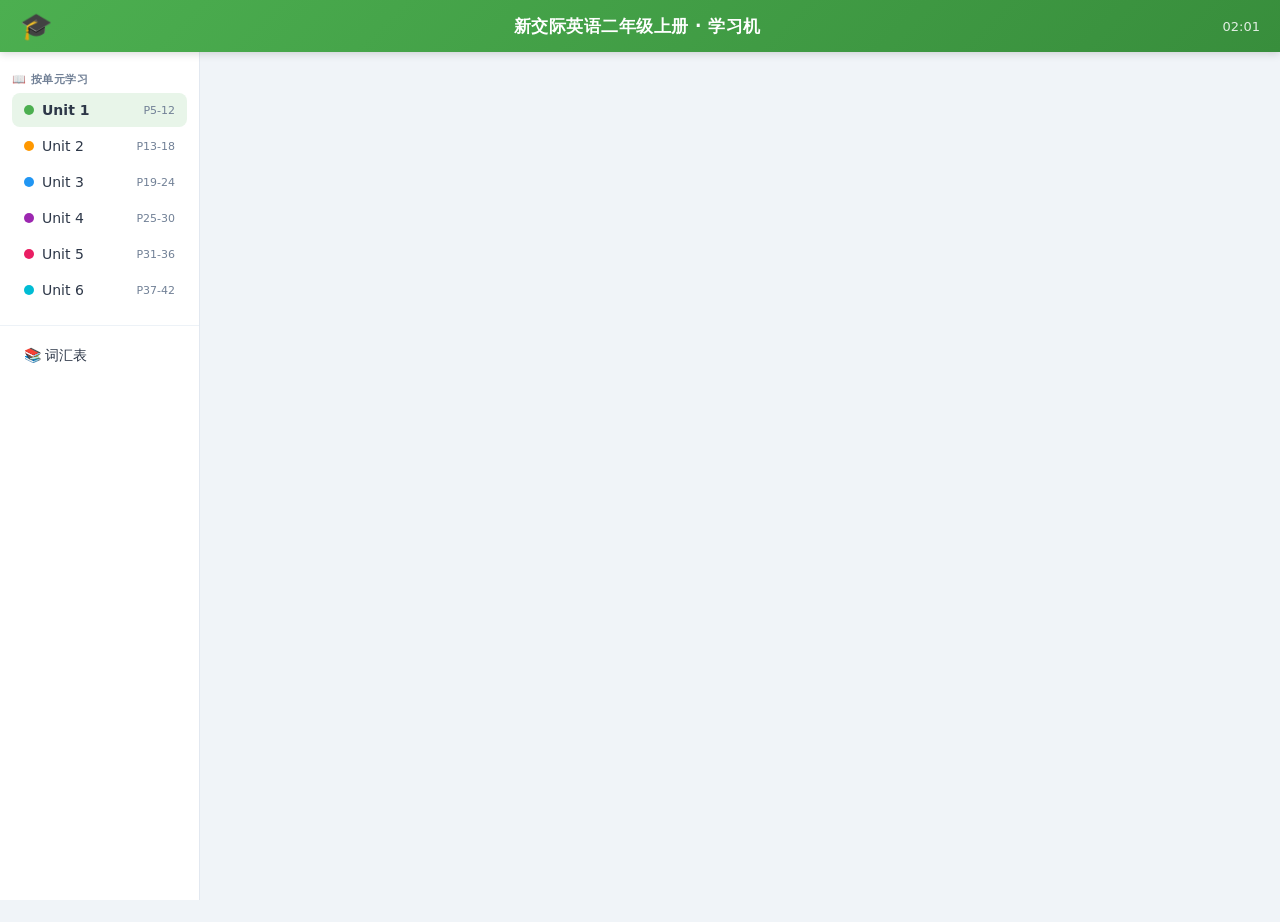
<file: index.html>
<!DOCTYPE html>
<html lang="zh-CN">
<head>
  <meta charset="UTF-8">
  <meta http-equiv="refresh" content="0;url=学习机/">
  <title>🎓 新交际英语二年级上册 · 学习机</title>
</head>
<body>
  <p>正在跳转到学习机… <a href="学习机/">点击这里</a></p>
</body>
</html>
</file>
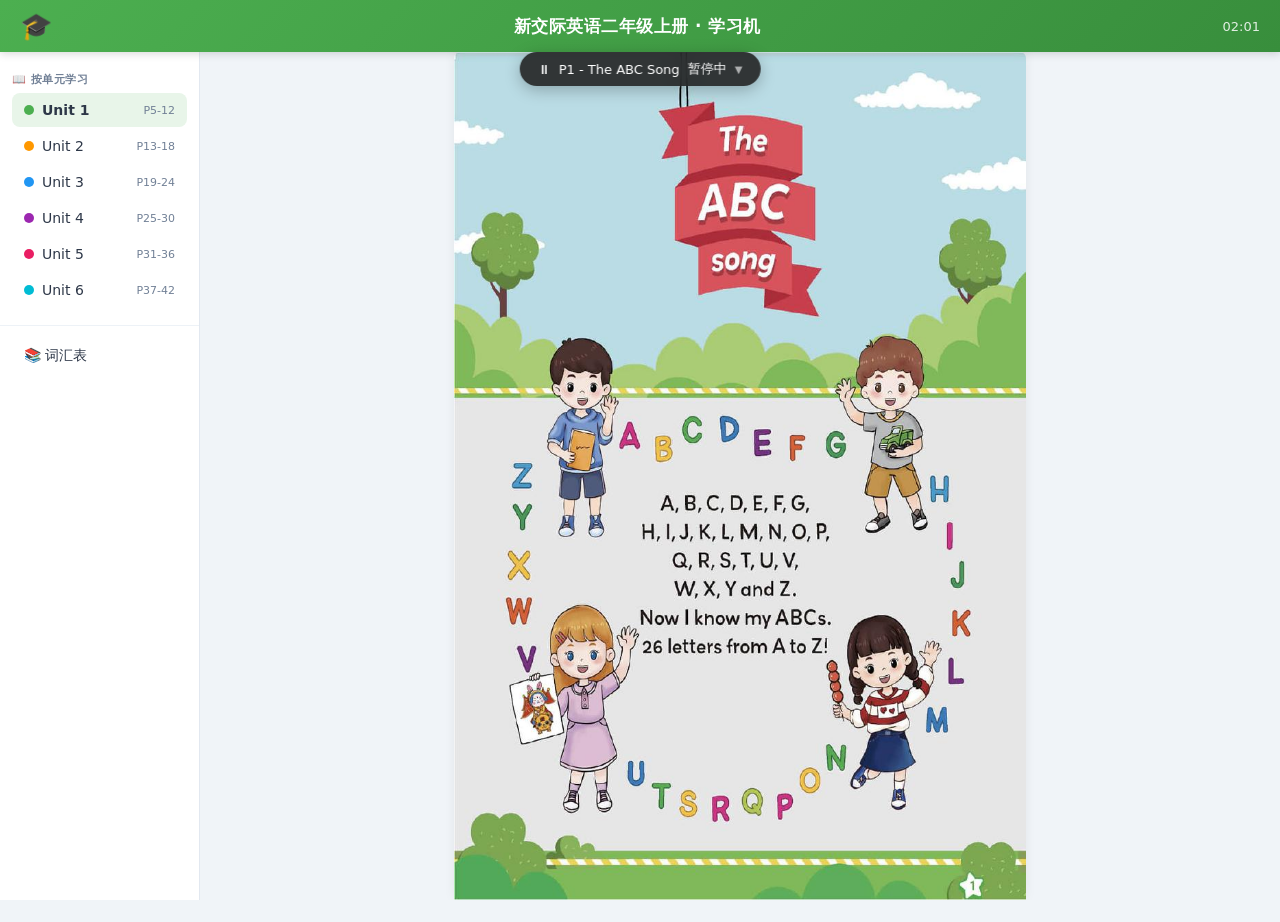
<file: 学习机/index.html>
<!DOCTYPE html>
<html lang="zh-CN">
<head>
  <meta charset="UTF-8">
  <meta name="viewport" content="width=device-width, initial-scale=1.0, viewport-fit=cover">
  <title>🎓 新交际英语二年级上册 · 学习机</title>
  <link rel="stylesheet" href="css/style.css?v=4">
  <link rel="stylesheet" href="css/components.css?v=4">
</head>
<body>
  <div id="app">
    <!-- ===== 顶部标题栏 ===== -->
    <header id="topbar">
      <span class="logo">🎓</span>
      <h1>新交际英语二年级上册 · 学习机</h1>
      <span id="clock"></span>
    </header>

    <!-- ===== 主体布局 ===== -->
    <div id="main-layout">
      <!-- 左侧导航 -->
      <nav id="sidebar">
        <div class="sidebar-section">
          <div class="sidebar-title">📖 按单元学习</div>
          <ul id="unit-list"></ul>
        </div>
        <div class="sidebar-divider"></div>
        <div class="sidebar-actions">
          <button class="sidebar-btn" id="btn-vocab" onclick="document.getElementById('vocab-overlay').className='overlay-active';renderVocab()">📚 词汇表</button>
        </div>
      </nav>

      <!-- 右侧内容区：课本 + 媒体 -->
      <main id="content">
        <div id="textbook-view">
          <!-- 课本区域（由 pdf-viewer.js 渲染） -->
          <div id="pdf-container"></div>
          <!-- 媒体面板（由 pdf-viewer.js 渲染） -->
          <div id="media-panel"></div>
        </div>
      </main>
    </div>

        <!-- ===== 移动端浮动底栏 ===== -->
        <div id="audio-indicator" class="audio-indicator" onclick="toggleIndicatorMenu()">
      <span id="ai-icon">🎵</span>
      <span id="ai-label"></span>
      <span id="ai-time"></span>
      <span id="ai-arrow" style="font-size:10px;opacity:0.6;">▼</span>
    </div>
    <div id="indicator-menu" class="indicator-menu"></div>

    <div id="mobile-bar">
      <button id="mobile-unit-btn" class="mobile-unit-btn">● <span id="mobile-unit-label">Unit 1</span> · <span id="mobile-page-label">P5</span></button>
      <button id="mobile-menu-btn" class="mobile-menu-btn">☰</button>
    </div>

    <!-- ===== 移动端底部弹出面板 ===== -->
    <div id="bottom-sheet">
      <div class="sheet-backdrop" onclick="hideBottomSheet()"></div>
      <div class="sheet-panel">
        <div class="sheet-handle"></div>
        <div id="sheet-unit-list"></div>
        <div id="sheet-actions"></div>
      </div>
    </div>

<!-- ===== 视频侧弹窗 ===== -->
    <div id="video-overlay" class="overlay-hidden">
      <div id="video-overlay-bg"></div>
      <div id="video-overlay-box">
        <button id="video-close" class="overlay-close">✕</button>
        <video id="video-overlay-player" controls playsinline></video>
      </div>
    </div>

    <!-- ===== 词汇表叠加层 ===== -->
    <div id="vocab-overlay" class="overlay-hidden">
      <button id="vocab-close" class="overlay-close" onclick="this.parentElement.className='overlay-hidden';try{stopAllAudio()}catch(e){}">✕ 返回课本</button>
      <div id="vocab-content"></div>
    </div>
  </div>

  <script src="js/config.js?v=4"></script>
  <script src="js/audio-player.js?v=4"></script>
  <script src="js/pdf-viewer.js?v=4"></script>
  <script src="js/video-player.js?v=4"></script>
  <script src="js/app.js?v=4"></script>
</body>
</html>
</file>
<file: 学习机/css/style.css>
/* ===== 全局 ===== */
*, *::before, *::after { margin: 0; padding: 0; box-sizing: border-box; }

:root {
  --primary: #4CAF50; --primary-dark: #388E3C; --primary-light: #81C784;
  --accent: #FF9800; --bg: #F0F4F8; --surface: #FFFFFF;
  --text: #2D3748; --text-light: #718096;
  --shadow: 0 2px 12px rgba(0,0,0,0.08); --shadow-lg: 0 8px 30px rgba(0,0,0,0.12);
  --radius: 12px; --radius-sm: 8px;
  --sidebar-w: 200px; --topbar-h: 52px;
  --font-main: 'PingFang SC','Hiragino Sans GB','Microsoft YaHei',system-ui,sans-serif;
  --font-en: 'Chalkboard SE','Comic Sans MS','Arial Rounded MT Bold',sans-serif;
}

html, body { height: 100%; font-family: var(--font-main); font-size: 15px; color: var(--text); background: var(--bg); -webkit-font-smoothing: antialiased; user-select: none; overflow: hidden; }

/* ===== 顶部栏 ===== */
#topbar {
  height: var(--topbar-h); background: linear-gradient(135deg, var(--primary), var(--primary-dark));
  color: #fff; display: flex; align-items: center; justify-content: space-between;
  padding: 0 20px; box-shadow: 0 2px 8px rgba(0,0,0,0.15); position: relative; z-index: 100;
}
#topbar .logo { font-size: 26px; }
#topbar h1 { font-size: 17px; font-weight: 700; letter-spacing: 0.5px; }
#topbar #clock { font-size: 13px; opacity: 0.85; font-variant-numeric: tabular-nums; }

/* ===== 主体布局 ===== */
#main-layout { display: flex; height: calc(100vh - var(--topbar-h)); }

/* ===== 侧边栏 ===== */
#sidebar {
  width: var(--sidebar-w); min-width: var(--sidebar-w);
  background: var(--surface); border-right: 1px solid #E2E8F0;
  overflow-y: auto; padding: 12px 0; display: flex; flex-direction: column;
  z-index: 50;
}
#sidebar::-webkit-scrollbar { width: 4px; }
#sidebar::-webkit-scrollbar-thumb { background: #CBD5E0; border-radius: 2px; }

.sidebar-section { padding: 8px 12px; }
.sidebar-title { font-size: 11px; font-weight: 700; color: var(--text-light); text-transform: uppercase; letter-spacing: 0.5px; margin-bottom: 6px; }
.sidebar-divider { height: 1px; background: #EDF2F7; margin: 8px 0; }

#unit-list { list-style: none; }
#unit-list li {
  padding: 9px 12px; margin: 2px 0; border-radius: var(--radius-sm);
  cursor: pointer; display: flex; align-items: center; gap: 8px;
  font-size: 14px; font-weight: 500; transition: all 0.15s;
}
#unit-list li:hover { background: #F7FAFC; }
#unit-list li.active { background: #E8F5E9; font-weight: 700; }
#unit-list li .dot { width: 10px; height: 10px; border-radius: 50%; flex-shrink: 0; }
#unit-list li .range { font-size: 11px; color: var(--text-light); font-weight: 400; margin-left: auto; }

.sidebar-btn {
  display: block; width: calc(100% - 24px); margin: 3px 12px; padding: 10px 12px;
  border: none; border-radius: var(--radius-sm); background: transparent;
  color: var(--text); font-size: 14px; font-weight: 500; cursor: pointer;
  text-align: left; transition: all 0.15s; font-family: var(--font-main);
}
.sidebar-btn:hover { background: #F7FAFC; }
.sidebar-btn:active { background: #EDF2F7; }
.sidebar-btn.vocab { background: #FFF3E0; color: #E65100; font-weight: 700; }
.sidebar-btn.vocab:hover { background: #FFE0B2; }

/* ===== 内容区 ===== */
#content { flex: 1; display: flex; flex-direction: column; overflow: hidden; background: var(--bg); }

#textbook-view {
  flex: 1; display: flex; flex-direction: column; overflow: hidden;
}

/* ===== 课本容器 ===== */
#pdf-container { flex: 1; display: flex; flex-direction: column; overflow: hidden; }

/* ===== 媒体面板（已废弃，媒体嵌入课本页内） ===== */
#media-panel { display: none; }

/* ===== 滚动条 ===== */
::-webkit-scrollbar { width: 6px; height: 6px; }
::-webkit-scrollbar-track { background: transparent; }
::-webkit-scrollbar-thumb { background: #CBD5E0; border-radius: 3px; }
::-webkit-scrollbar-thumb:hover { background: #A0AEC0; }

/* ===== 移动端响应式 ===== */
@media (max-width: 768px) {
  :root {
    --sidebar-w: 0px;
    --topbar-h: 40px;
  }

  /* 顶栏 */
  #topbar {
    position: absolute; top: 0; left: 0; right: 0; z-index: 200;
    padding: 0 10px; justify-content: center; gap: 6px; height: 32px;
    background: rgba(56,142,60,0.85); backdrop-filter: blur(8px);
    transition: transform 0.3s ease;
  }
  #topbar.hidden { transform: translateY(-100%); }
  #topbar .logo { font-size: 20px; }
  #topbar h1 { font-size: 12px; color: #fff; }
  #topbar #clock { display: none; }

  /* 侧边栏在移动端隐藏（改用浮动底栏+底部面板） */
  #sidebar { display: none; }

  /* 内容区全屏 */
  #main-layout { height: 100vh; }
  #content { height: 100%; }
  #textbook-view { height: 100%; }
  #pdf-container { height: 100%; }

  /* 浮动底栏 */
  #mobile-bar { display: none; }
  #mobile-bar.mobile-visible {
    display: flex !important;
    position: fixed; bottom: 12px; left: 50%; transform: translateX(-50%);
    z-index: 500; gap: 6px; align-items: center;
    background: rgba(30,30,30,0.85); backdrop-filter: blur(12px);
    border-radius: 22px; padding: 4px 6px;
    box-shadow: 0 4px 20px rgba(0,0,0,0.3);
    transition: opacity 0.3s ease, transform 0.3s ease;
  }
  #mobile-bar.fading { opacity: 0.3; transform: translateX(-50%) translateY(4px); }

  .mobile-unit-btn {
    display: flex; align-items: center; gap: 4px;
    padding: 7px 14px; border: none; border-radius: 18px;
    background: rgba(255,255,255,0.12); color: #fff;
    font-size: 13px; font-weight: 600; cursor: pointer;
    font-family: var(--font-main); white-space: nowrap;
  }
  .mobile-unit-btn:active { background: rgba(255,255,255,0.25); }

  .mobile-menu-btn {
    width: 34px; height: 34px; border: none; border-radius: 50%;
    background: var(--primary); color: #fff; font-size: 16px;
    cursor: pointer; display: flex; align-items: center; justify-content: center;
  }

  /* 底部弹出面板 */
  #bottom-sheet {
    position: fixed; inset: 0; z-index: 600;
    pointer-events: none; opacity: 0; transition: opacity 0.2s;
  }
  #bottom-sheet.open { pointer-events: auto; opacity: 1; }

  .sheet-backdrop {
    position: fixed; inset: 0; z-index: 600;
    background: rgba(0,0,0,0.4);
  }
  .sheet-panel {
    position: fixed; bottom: 0; left: 0; right: 0; z-index: 601;
    background: var(--surface); border-radius: 18px 18px 0 0;
    padding: 12px 16px calc(12px + env(safe-area-inset-bottom, 0px)) 16px;
    box-shadow: 0 -4px 20px rgba(0,0,0,0.15);
    max-height: 65vh; overflow-y: auto;
    animation: sheetUp 0.25s ease;
  }
  @keyframes sheetUp { from { transform: translateY(100%); } to { transform: translateY(0); } }

  .sheet-handle {
    width: 36px; height: 4px; background: #D1D5DB;
    border-radius: 2px; margin: 0 auto 12px auto;
  }

  /* 面板内单元列表 */
  #sheet-unit-list {
    display: flex; flex-direction: column; gap: 4px; margin-bottom: 12px;
  }
  .sheet-unit-item {
    display: flex; align-items: center; gap: 10px;
    padding: 12px 14px; border-radius: 12px; cursor: pointer;
    font-size: 15px; font-weight: 600; border: none; background: #F7FAFC;
    font-family: var(--font-main); text-align: left; width: 100%;
  }
  .sheet-unit-item:active { background: #EDF2F7; }
  .sheet-unit-item .dot { width: 10px; height: 10px; border-radius: 50%; flex-shrink: 0; }
  .sheet-unit-item .name { flex: 1; }
  .sheet-unit-item .range { font-size: 12px; color: var(--text-light); font-weight: 400; }

  /* 面板内功能按钮 */
  #sheet-actions {
    display: flex; gap: 8px; padding-top: 8px;
    border-top: 1px solid #EDF2F7;
  }
  .sheet-action-btn {
    flex: 1; padding: 10px; border-radius: 12px; border: none;
    font-size: 13px; font-weight: 600; cursor: pointer;
    font-family: var(--font-main); text-align: center;
    background: #F7FAFC;
  }
  .sheet-action-btn:active { background: #EDF2F7; }

  /* 课本页内嵌媒体 → 浮动胶囊 */
  .pdf-page-wrap { position: relative; touch-action: pan-y; }
  .page-media-bar {
    position: absolute; bottom: 8px; left: 8px; right: 8px;
    background: rgba(255,255,255,0.85); backdrop-filter: blur(10px);
    border-radius: 14px; padding: 6px 10px; gap: 4px;
    margin-bottom: 0; box-shadow: 0 2px 12px rgba(0,0,0,0.12);
    z-index: 10;
  }

  /* 课本工具栏 */
  .pdf-toolbar { padding: 3px 6px; gap: 4px; }
  .pdf-toolbar button { width: 28px; height: 28px; font-size: 12px; }
  .pdf-toolbar .page-info { font-size: 11px; min-width: 60px; }

  /* 页码小格 */
  .pdf-page-mini { display: none; }
  .pdf-page-img-wrap { padding: 0; }
  .pdf-page-img-wrap img { border-radius: 0; }

  /* 媒体条内元素 */
  .pmb-track { padding: 4px 6px; gap: 4px; border-radius: 8px; }
  .pmb-play { width: 30px; height: 30px; font-size: 13px; }
  .pmb-label { font-size: 10px; min-width: 40px; }
  .pmb-time { font-size: 9px; min-width: 55px; }
  .pmb-progress { min-width: 30px; height: 4px; }
  .pmb-progress::-webkit-slider-thumb { width: 16px; height: 16px; }

  /* 叠加层 */
  #vocab-content {
    width: 100%; max-width: 100%; border-radius: 0; padding: 16px;
  }
  .overlay-close { top: 8px; right: 10px; font-size: 14px; padding: 6px 12px; }

  /* 词汇表 */
  .vocab-unit h3 { font-size: 13px; }
  .vocab-table { font-size: 12px; }
  .vocab-unit-play { width: 28px; height: 28px; font-size: 14px; }

  /* 录音 */
}

/* ===== 平板中等屏幕 ===== */
@media (min-width: 769px) and (max-width: 1024px) {
  :root { --sidebar-w: 160px; }
  #topbar h1 { font-size: 15px; }
}
</file>
<file: 学习机/css/components.css>
/* ===== 课本翻页 ===== */
.pdf-toolbar {
  display: flex; align-items: center; justify-content: center; gap: 12px;
  padding: 6px 0; flex-shrink: 0; background: var(--surface); border-bottom: 1px solid #EDF2F7;
}
.pdf-toolbar button {
  width: 34px; height: 34px; border-radius: 50%; border: none;
  background: var(--surface); color: var(--text); font-size: 15px; cursor: pointer;
  display: flex; align-items: center; justify-content: center;
  box-shadow: 0 1px 3px rgba(0,0,0,0.1); transition: all 0.15s;
}
.pdf-toolbar button:hover { background: var(--primary); color: #fff; }
.pdf-toolbar button:disabled { opacity: 0.25; cursor: not-allowed; }
.pdf-toolbar .page-info { font-size: 14px; font-weight: 700; min-width: 90px; text-align: center; }
.pdf-toolbar .zoom-group { display: flex; gap: 3px; margin-left: 12px; }
.pdf-toolbar .zoom-btn { width: auto; padding: 0 10px; border-radius: 4px; font-size: 12px; font-weight: 600; }
.pdf-toolbar .zoom-btn.active { background: var(--primary); color: #fff; }

.pdf-page-wrap {
  flex: 1; display: flex; flex-direction: column; align-items: center; overflow: hidden; width: 100%; height: 100%;
}
.pdf-page-img-wrap {
  flex: 1; display: flex; align-items: center; justify-content: center;
  padding: 0; width: 100%; min-height: 0;
}
.pdf-page-img-wrap img {
  border-radius: 6px 6px 0 0; box-shadow: 0 -2px 12px rgba(0,0,0,0.06);
  transition: opacity 0.25s ease, transform 0.2s; width: 100%; height: 100%; object-fit: contain;
}

/* 页码小格导航 */
.pdf-page-mini {
  display: flex; gap: 2px; padding: 4px 12px; flex-wrap: wrap; justify-content: center;
  flex-shrink: 0; background: var(--surface); border-top: 1px solid #EDF2F7;
}
.pdf-page-mini button {
  width: 28px; height: 24px; border: none; border-radius: 3px;
  font-size: 11px; cursor: pointer; background: #F7FAFC; color: var(--text);
  transition: all 0.1s; font-family: var(--font-main);
}
.pdf-page-mini button:hover { background: #E2E8F0; }
.pdf-page-mini button.current { background: var(--primary); color: #fff; font-weight: 700; }

/* ===== 媒体面板 ===== */
.media-section { margin-bottom: 10px; }
.media-section:last-child { margin-bottom: 0; }
.media-section-title {
  font-size: 12px; font-weight: 700; color: var(--text-light); margin-bottom: 6px;
  display: flex; align-items: center; gap: 6px;
}

/* 迷你播放栏 */
.media-mini-player {
  display: flex; align-items: center; gap: 10px; background: #F7FAFC;
  border-radius: var(--radius-sm); padding: 8px 14px; flex-wrap: wrap;
}
.media-mini-player .play-btn {
  width: 38px; height: 38px; border-radius: 50%; border: none;
  background: var(--primary); color: #fff; font-size: 16px; cursor: pointer;
  flex-shrink: 0; transition: all 0.15s;
}
.media-mini-player .play-btn:hover { background: var(--primary-dark); transform: scale(1.05); }
.media-mini-player .track-label {
  font-size: 13px; font-weight: 600; min-width: 70px; flex-shrink: 0;
}
.media-mini-player .progress-slider {
  flex: 1; min-width: 80px; -webkit-appearance: none; height: 4px;
  background: #E2E8F0; border-radius: 2px; outline: none;
}
.media-mini-player .progress-slider::-webkit-slider-thumb {
  -webkit-appearance: none; width: 14px; height: 14px; border-radius: 50%;
  background: var(--primary); cursor: pointer;
}
.media-mini-player .time-text {
  font-size: 12px; color: var(--text-light); font-variant-numeric: tabular-nums; min-width: 80px; text-align: center;
}
.media-mini-player .speed-group { display: flex; gap: 2px; }
.media-mini-player .speed-btn {
  padding: 2px 8px; border: 1px solid #E2E8F0; border-radius: 3px;
  background: #fff; font-size: 11px; font-weight: 600; cursor: pointer; color: var(--text-light);
}
.media-mini-player .speed-btn.active { background: var(--primary); color: #fff; border-color: var(--primary); }
.media-mini-player .vol-slider {
  width: 70px; -webkit-appearance: none; height: 3px; background: #E2E8F0; border-radius: 2px; outline: none;
}
.media-mini-player .vol-slider::-webkit-slider-thumb {
  -webkit-appearance: none; width: 12px; height: 12px; border-radius: 50%; background: var(--primary); cursor: pointer; }

/* 页面音频列表 */
.media-audio-list {
  display: flex; gap: 6px; flex-wrap: wrap;
}
.media-audio-chip {
  padding: 5px 12px; border-radius: 16px; border: none;
  background: #EDF2F7; font-size: 12px; font-weight: 600; cursor: pointer;
  transition: all 0.15s; font-family: var(--font-main); color: var(--text);
}
.media-audio-chip:hover { background: #E2E8F0; }
.media-audio-chip.playing { background: var(--primary); color: #fff; }
.media-audio-chip.current-page { background: #E8F5E9; border: 1.5px solid var(--primary); }

/* 视频缩略卡 */
.video-thumb-cards { display: flex; gap: 10px; flex-wrap: wrap; }
.video-thumb-card {
  display: flex; align-items: center; gap: 8px; padding: 8px 14px;
  border-radius: var(--radius-sm); background: linear-gradient(135deg, #667eea, #764ba2);
  color: #fff; cursor: pointer; transition: all 0.15s; font-size: 13px; font-weight: 600;
}
.video-thumb-card:hover { transform: translateY(-1px); box-shadow: var(--shadow); }
.video-thumb-card .vc-icon { font-size: 22px; }

/* ===== 叠加层 ===== */
.overlay-hidden { display: none !important; }
.overlay-active {
  position: fixed; inset: 0; z-index: 200;
  display: flex; align-items: center; justify-content: center;
  background: rgba(0,0,0,0.5);
}

.overlay-close {
  position: absolute; top: 16px; right: 16px; z-index: 210;
  padding: 8px 16px; border-radius: var(--radius-sm); border: none;
  background: rgba(0,0,0,0.6); color: #fff; font-size: 14px; font-weight: 600; cursor: pointer;
  transition: background 0.15s;
}
.overlay-close:hover { background: rgba(0,0,0,0.8); }

/* 视频侧弹窗 */
#video-overlay {
  position: fixed; inset: 0; z-index: 200; display: flex;
  align-items: center; justify-content: center;
}
#video-overlay-bg {
  position: absolute; inset: 0; background: rgba(0,0,0,0.7);
}
#video-overlay-box {
  position: relative; background: #1A202C; border-radius: var(--radius);
  padding: 12px; max-width: 560px; box-shadow: -4px 0 20px rgba(0,0,0,0.3);
}
#video-overlay-player { max-width: 100%; max-height: 100%; border-radius: 6px; }

/* 词汇表叠加层内容 */
#vocab-content {
  background: var(--bg); border-radius: var(--radius); padding: 24px;
  max-width: 700px; width: 90%; max-height: 85vh; overflow-y: auto;
  box-shadow: var(--shadow-lg); z-index: 201; position: relative;
}

/* ===== 空状态 ===== */
.empty-state {
  flex: 1; display: flex; flex-direction: column; align-items: center;
  justify-content: center; color: var(--text-light); gap: 10px; padding: 20px;
}
.empty-state .icon { font-size: 48px; opacity: 0.5; }
.empty-state .msg { font-size: 14px; }

/* ===== 词汇表 ===== */
.vocab-unit { margin-bottom: 20px; }
.vocab-unit h3 { font-size: 15px; font-weight: 700; padding: 6px 10px; border-radius: var(--radius-sm); margin-bottom: 6px; display: flex; align-items: center; gap: 8px; }
.vocab-table { width: 100%; border-collapse: collapse; font-size: 14px; }
.vocab-table th, .vocab-table td { padding: 6px 10px; text-align: left; border-bottom: 1px solid #EDF2F7; }
.vocab-table th { font-size: 11px; color: var(--text-light); font-weight: 700; background: #F7FAFC; }
.vocab-table .vocab-en { font-family: -apple-system,BlinkMacSystemFont,"Segoe UI",Helvetica,Arial,sans-serif; font-weight: 600; font-size: 15px; }
.vocab-table .vocab-sound-btn { background: none; border: none; font-size: 16px; cursor: pointer; padding: 4px 6px; border-radius: 4px; }
.vocab-table .vocab-sound-btn:hover { background: #E3F2FD; }
/* ===== 页面内嵌媒体条 ===== */
.page-media-bar {
  width: 100%;
  display: flex;
  flex-direction: column;
  gap: 4px;
  padding: 10px 14px 12px 14px;
  background: #fff;
  border-radius: 0 0 8px 8px;
  box-shadow: 0 4px 16px rgba(0,0,0,0.08);
  flex-shrink: 0;
  margin-bottom: 4px;
}

.pmb-track {
  display: flex;
  align-items: center;
  gap: 10px;
  padding: 6px 12px;
  border-radius: 10px;
  background: #F7FAFC;
  transition: background 0.2s ease;
}

.pmb-track.pmb-video {
  cursor: pointer;
  background: linear-gradient(135deg, #EDE7F6, #E3F2FD);
}

.pmb-track.pmb-video:hover {
  background: linear-gradient(135deg, #D1C4E9, #BBDEFB);
}

.pmb-play {
  width: 34px;
  height: 34px;
  border-radius: 50%;
  border: none;
  background: var(--primary);
  color: #fff;
  font-size: 14px;
  cursor: pointer;
  flex-shrink: 0;
  display: flex;
  align-items: center;
  justify-content: center;
  transition: all 0.15s ease;
}

.pmb-play:hover {
  background: var(--primary-dark);
  transform: scale(1.08);
}

.pmb-label {
  font-size: 13px;
  font-weight: 600;
  min-width: 80px;
  flex-shrink: 0;
  color: var(--text);
}

.pmb-progress {
  flex: 1;
  min-width: 60px;
  -webkit-appearance: none;
  height: 5px;
  background: #E2E8F0;
  border-radius: 3px;
  outline: none;
  cursor: pointer;
}

.pmb-progress::-webkit-slider-thumb {
  -webkit-appearance: none;
  width: 14px;
  height: 14px;
  border-radius: 50%;
  background: var(--primary);
  cursor: pointer;
}

.pmb-time {
  font-size: 12px;
  color: var(--text-light);
  font-variant-numeric: tabular-nums;
  min-width: 100px;
  text-align: right;
  flex-shrink: 0;
}


/* 词汇表单元播放按钮 */
.vocab-unit-play {
  width: 32px; height: 32px; border-radius: 50%; border: none;
  background: #E3F2FD; color: #1565C0; font-size: 16px;
  cursor: pointer; flex-shrink: 0; transition: all 0.15s;
  display: flex; align-items: center; justify-content: center;
}
.vocab-unit-play:hover { background: #BBDEFB; transform: scale(1.1); }

/* 侧边栏按钮容器 */
.sidebar-actions { display: flex; flex-direction: column; }

/* 浮动音频指示器 */
.audio-indicator {
  display: none;
  position: fixed; top: 52px; left: 50%; transform: translateX(-50%);
  z-index: 400; padding: 8px 18px; border-radius: 20px;
  background: rgba(30,30,30,0.88); backdrop-filter: blur(12px);
  color: #fff; font-size: 13px; font-family: var(--font-main);
  align-items: center; gap: 8px; white-space: nowrap;
  box-shadow: 0 4px 16px rgba(0,0,0,0.25);
  cursor: pointer; user-select: none;
}
.audio-indicator.open { border-radius: 18px 18px 4px 4px; }

/* 指示器二级菜单 */
.indicator-menu {
  display: none;
  position: fixed; top: 88px; left: 50%; transform: translateX(-50%);
  z-index: 399; padding: 8px; border-radius: 4px 4px 14px 14px;
  background: rgba(30,30,30,0.88); backdrop-filter: blur(12px);
  color: #fff; font-size: 13px; font-family: var(--font-main);
  box-shadow: 0 4px 16px rgba(0,0,0,0.25);
  flex-direction: column; gap: 2px; min-width: 180px;
}
.indicator-menu.open { display: flex; }

.im-item {
  display: block; width: 100%; padding: 8px 14px; border: none;
  border-radius: 6px; background: rgba(255,255,255,0.1);
  color: #fff; font-size: 12px; cursor: pointer;
  font-family: var(--font-main); text-align: left;
  white-space: nowrap; transition: background 0.15s;
}
.im-item:hover { background: rgba(255,255,255,0.2); }
.im-item.im-video { background: rgba(100,100,255,0.2); }
.im-item.im-video:hover { background: rgba(100,100,255,0.35); }

@media (max-width: 768px) {
  .audio-indicator { top: 38px; font-size: 12px; padding: 6px 14px; }
  .indicator-menu { top: 72px; }
}
</file>
